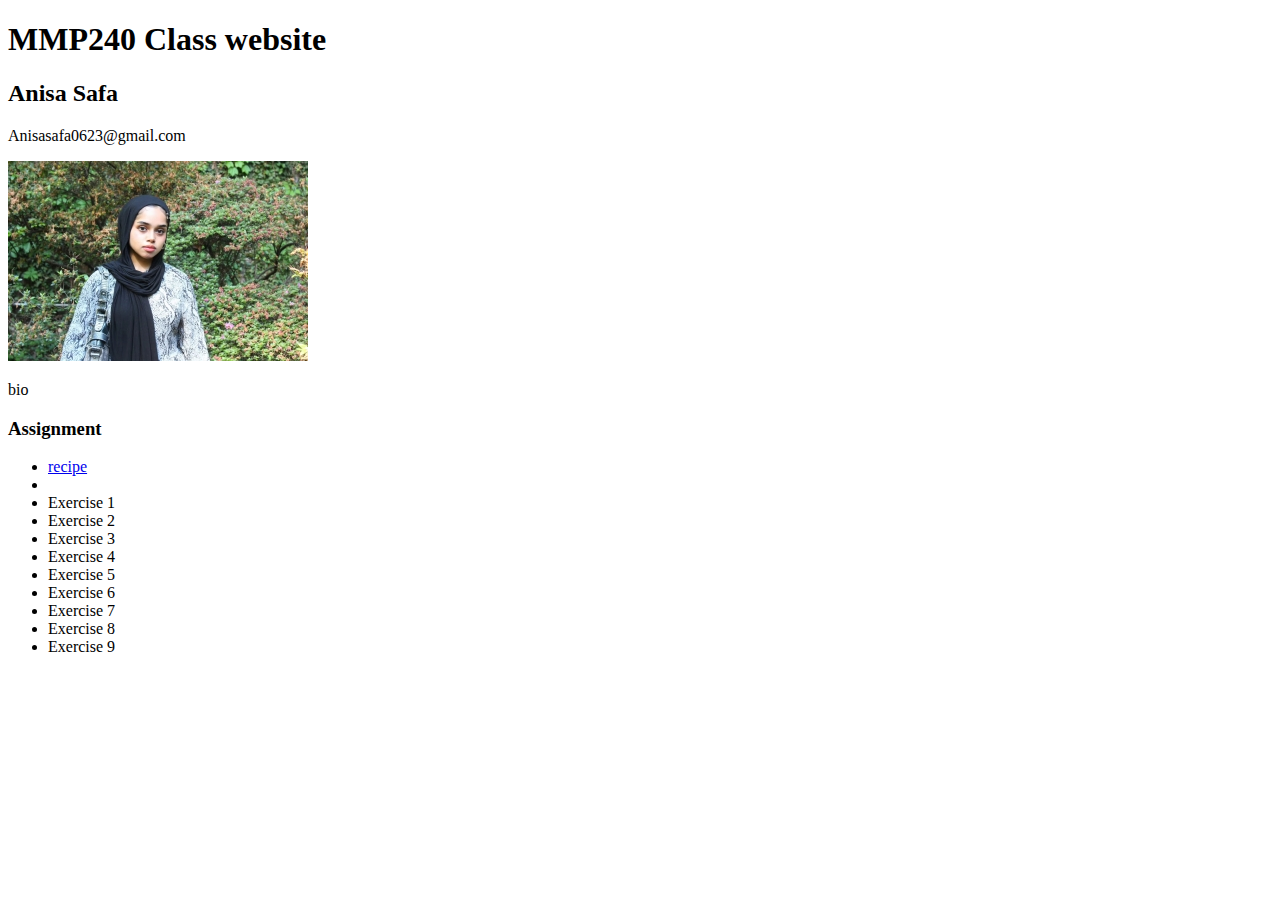
<file: index.html>
<!DOCTYPE html>
<html lang="en">
<head>
    <meta charset="UTF-8">
    <meta name="viewport" content="width=device-width, initial-scale=1.0">
    <title>Document</title>
</head>
<body>
    <h1>MMP240 Class website </h1>

<h2>Anisa Safa</h2>
<p>Anisasafa0623@gmail.com</p>

<img src="headshot.jpg" alt="">

<p>bio</p>

<h3>Assignment</h3> 
<ul>
    <li><a href="recipe/recipe.html">recipe</a></li>
    <li><a href="exercise2/exercise2.html"></a></li>
<li>Exercise 1</li>
<li>Exercise 2</li>
<li>Exercise 3</li>
<li>Exercise 4</li>
<li>Exercise 5</li>
<li>Exercise 6</li>
<li>Exercise 7</li>
<li>Exercise 8</li>
<li>Exercise 9</li>

</ul>
</body>
</html>
</file>
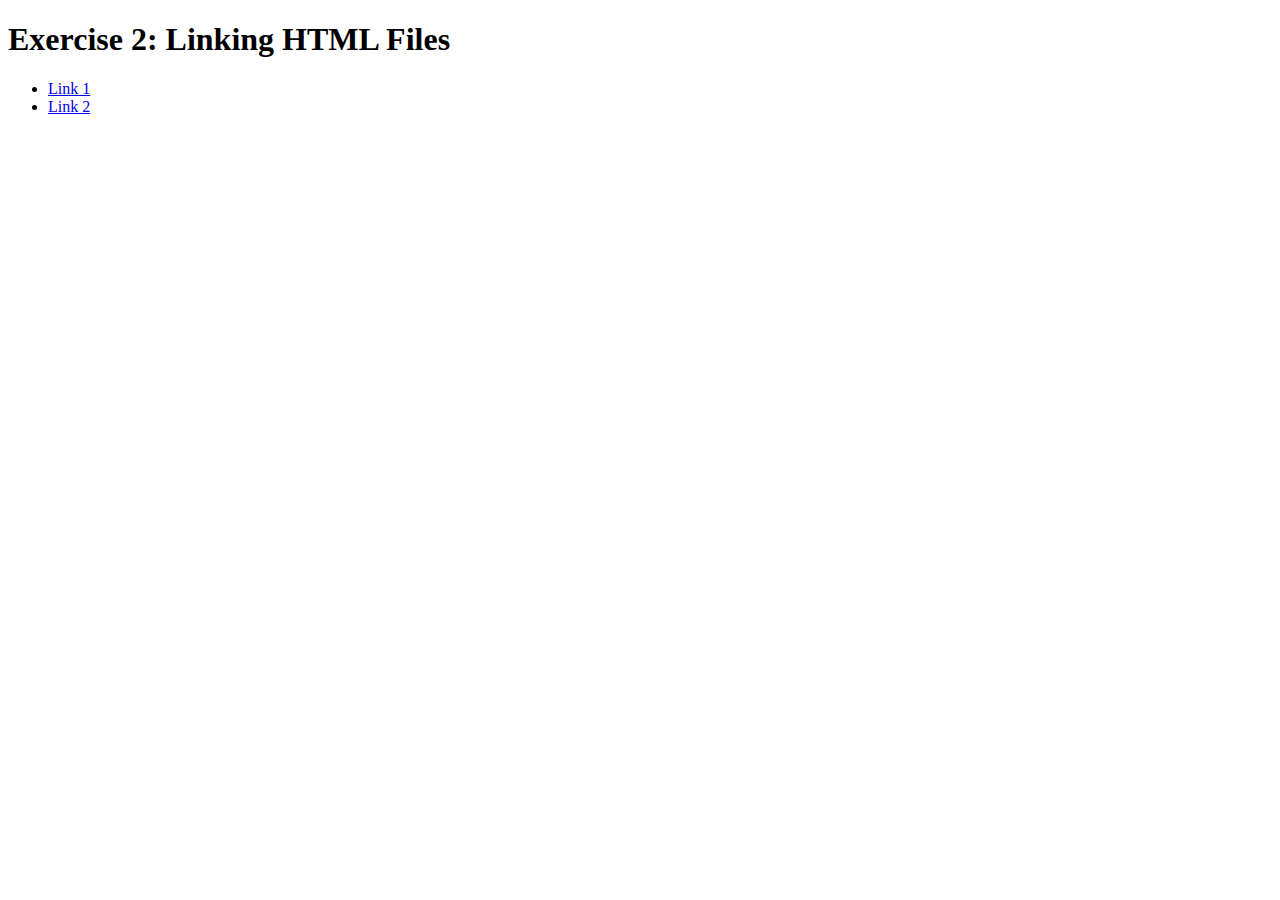
<file: exercise2/exercise2.html>
<!DOCTYPE html>
<html>
  <head>
    <meta charset="utf-8">
    <title>Exercise 2: Linking HTML Files</title>
  </head>
  <body>
    <h1>Exercise 2: Linking HTML Files</h1>
    <ul>
      <li><a href="Links/link1.html">Link 1</a></li>
      <li><a href="Links/link2.html">Link 2</a></li>
    </ul>
  </body>
</html>
</file>
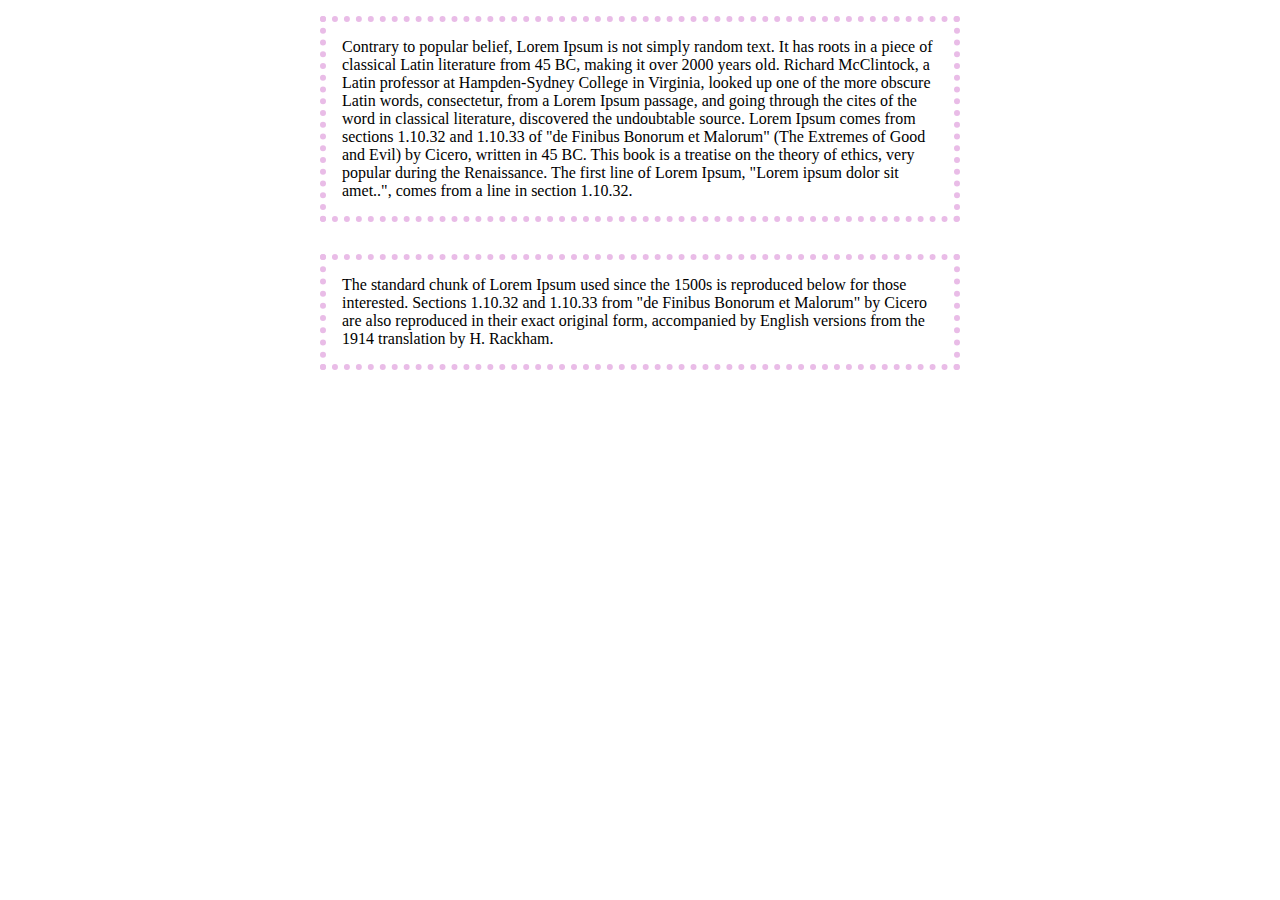
<file: exercise3/exercise3.html>
<!DOCTYPE html>
<html>
  <head>
    <meta charset="utf-8">
    <title>Exercise 3</title>
    <style>
    body {
        width: 640px;
        margin-left: auto;
        margin-right: auto;
      }
      
      
      p {
        border: 6px dotted #e9bce7; 
        padding: 1em; 
        margin-bottom: 2em; 
      }
      
    </style>

  </head>
  <body>
    <p>
      Contrary to popular belief, Lorem Ipsum is not simply random text. It has roots in a piece of classical Latin literature from 45 BC, making it over 2000 years old. Richard McClintock, a Latin professor at Hampden-Sydney College in Virginia, looked up one of the more obscure Latin words, consectetur, from a Lorem Ipsum passage, and going through the cites of the word in classical literature, discovered the undoubtable source. Lorem Ipsum comes from sections 1.10.32 and 1.10.33 of "de Finibus Bonorum et Malorum" (The Extremes of Good and Evil) by Cicero, written in 45 BC. This book is a treatise on the theory of ethics, very popular during the Renaissance. The first line of Lorem Ipsum, "Lorem ipsum dolor sit amet..", comes from a line in section 1.10.32.
    </p>
    <p>
      The standard chunk of Lorem Ipsum used since the 1500s is reproduced below for those interested. Sections 1.10.32 and 1.10.33 from "de Finibus Bonorum et Malorum" by Cicero are also reproduced in their exact original form, accompanied by English versions from the 1914 translation by H. Rackham.
    </p>
  </body>
</html>
</file>
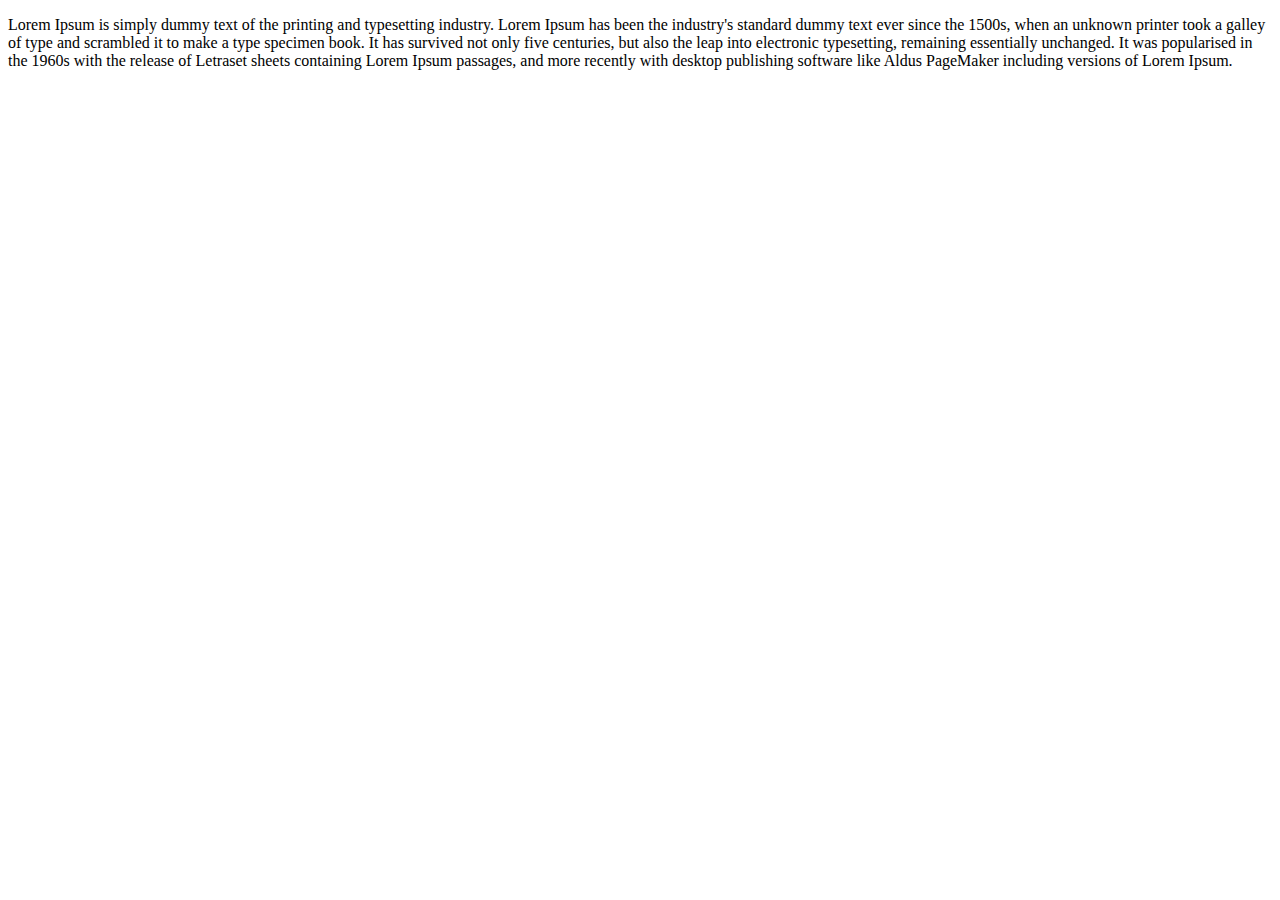
<file: exercise4/exercise4.html>
<!DOCTYPE html>
<html>
  <head>
    <meta charset="utf-8">
    <title>Exercise 4</title>

    <style>
    /* Type CSS code here */

    </style>

  </head>
  <body>
    <div class="content">
      <p>Lorem Ipsum is simply dummy text of the printing and typesetting industry. Lorem Ipsum has been the industry's standard dummy text ever since the 1500s, when an unknown printer took a galley of type and scrambled it to make a type specimen book. It has survived not only five centuries, but also the leap into electronic typesetting, remaining essentially unchanged. It was popularised in the 1960s with the release of Letraset sheets containing Lorem Ipsum passages, and more recently with desktop publishing software like Aldus PageMaker including versions of Lorem Ipsum.</p>
    </div>
  </body>
</html>
</file>
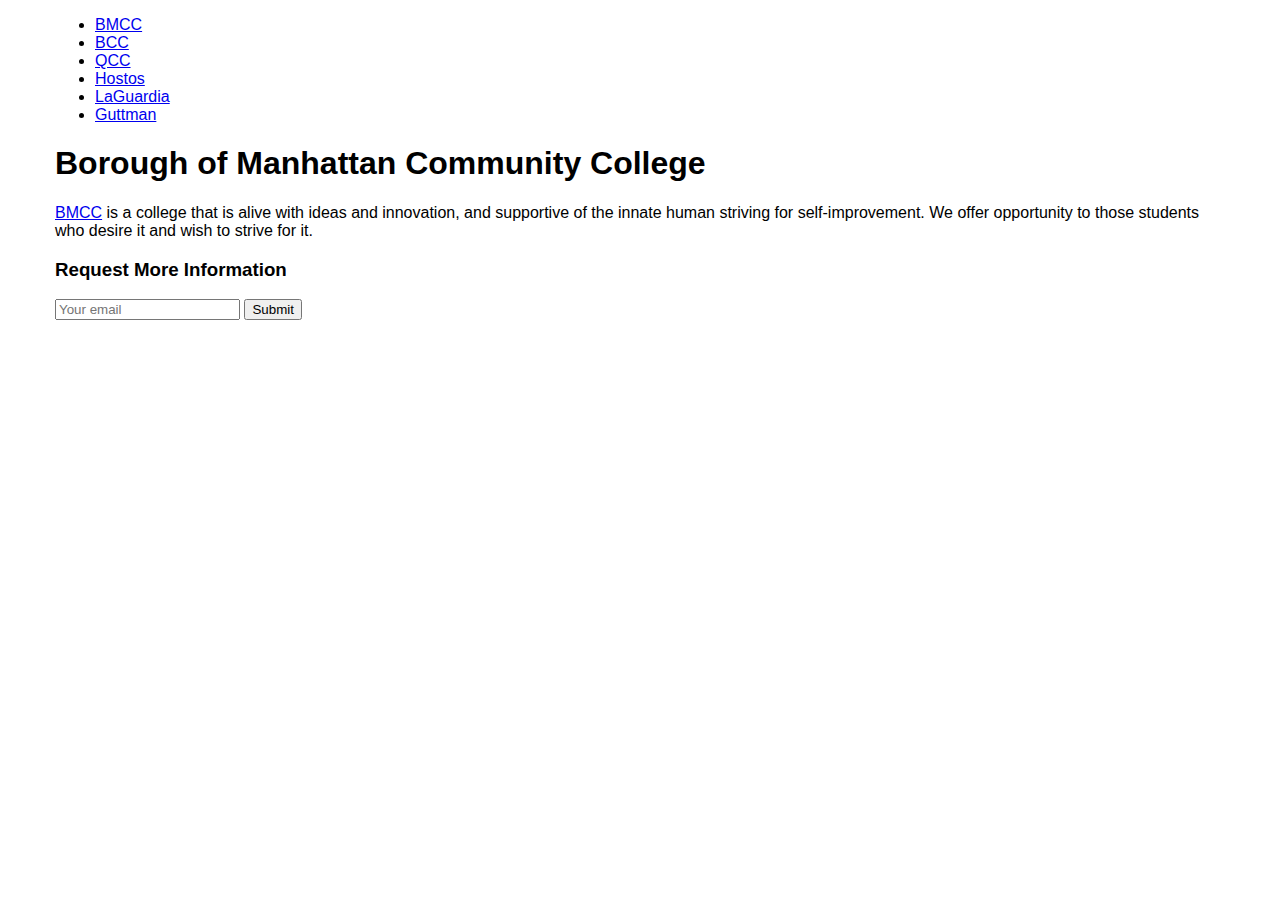
<file: exercise5/exercise5.html>
<!DOCTYPE html>
<html>
  <head>
    <meta charset="utf-8">
    <title>Exercise 5</title>

    <style>

    #wrapper{
      max-width:1170px;
      margin:0 auto;
      font-family: sans-serif;
    }
      
 /* Add CSS code here */

    </style>

  </head>
  <body>
    <div id="wrapper">
      <nav>
        <ul>
          <li><a href="#">BMCC</a></li>
          <li><a href="#">BCC</a></li>
          <li><a href="#">QCC</a></li>
          <li><a href="#">Hostos</a></li>
          <li><a href="#">LaGuardia</a></li>
          <li><a href="#">Guttman</a></li>
        </ul>
      </nav>
      <div class="content">
        <h1>Borough of Manhattan Community College</h1>
        <p><a href="https://www.bmcc.cuny.edu/">BMCC</a> is a college that is alive with ideas and innovation, and supportive of the innate human striving for self-improvement. We offer opportunity to those students who desire it and wish to strive for it.</p>
        <h3>Request More Information</h3>
        <form action="#" method="get">
        <input type="text" id="emailbox" name="emailbox" placeholder="Your email">
        <button>Submit</button>
          </form>
      </div> <!-- .content -->
    </div> <!-- #wrapper -->
  </body>
</html>
</file>
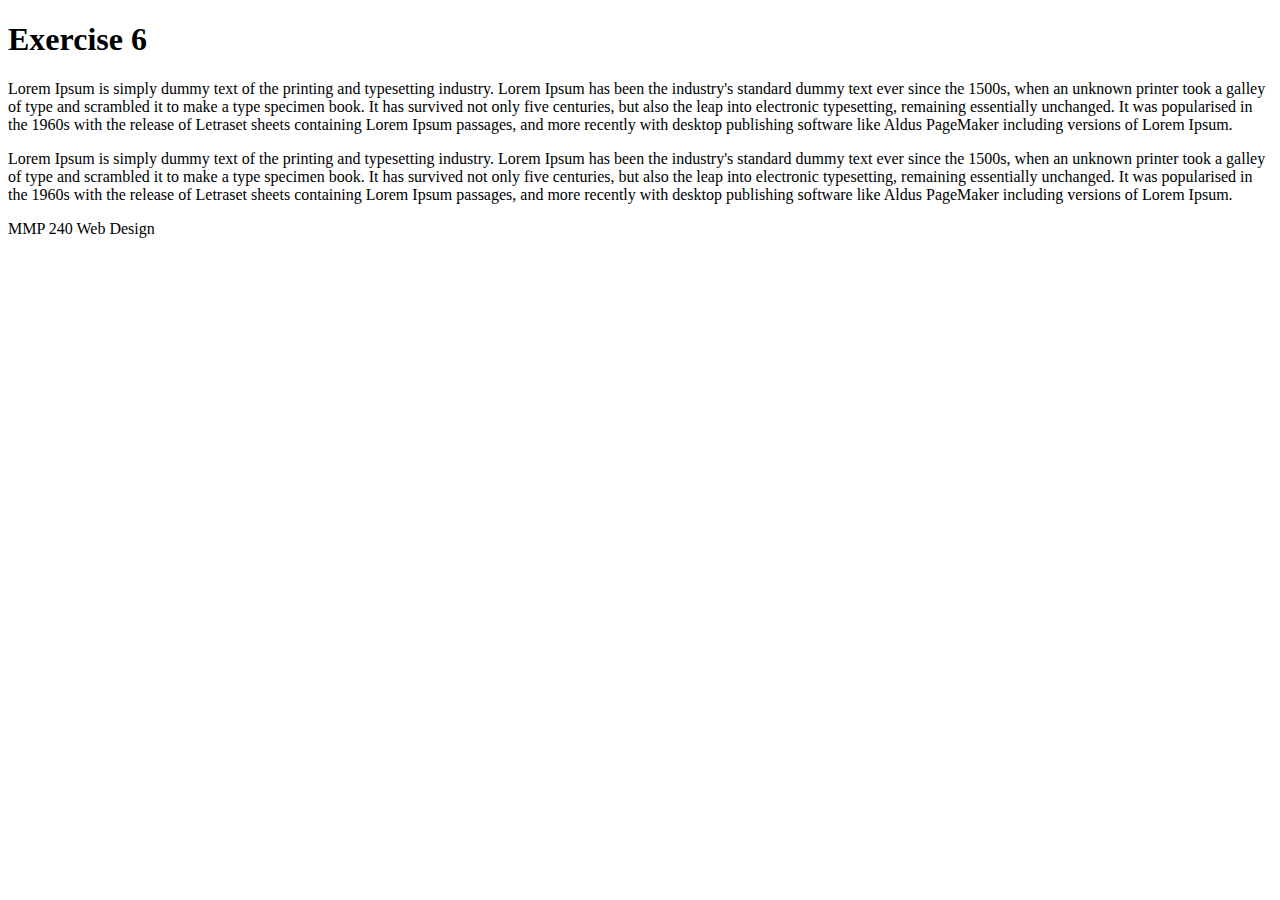
<file: exercise6/exercise6.html>
<!DOCTYPE html>
<html>
  <head>
    <meta charset="utf-8">
    <title>Exercise 6</title>

    <style>
    /* Type CSS code here */

    </style>

  </head>
  <body>
    <header>
      <h1>Exercise 6</h1>
    </header>
    <div class="content">
      <p class="col-left">Lorem Ipsum is simply dummy text of the printing and typesetting industry. Lorem Ipsum has been the industry's standard dummy text ever since the 1500s, when an unknown printer took a galley of type and scrambled it to make a type specimen book. It has survived not only five centuries, but also the leap into electronic typesetting, remaining essentially unchanged. It was popularised in the 1960s with the release of Letraset sheets containing Lorem Ipsum passages, and more recently with desktop publishing software like Aldus PageMaker including versions of Lorem Ipsum.</p>

      <p class="col-right">Lorem Ipsum is simply dummy text of the printing and typesetting industry. Lorem Ipsum has been the industry's standard dummy text ever since the 1500s, when an unknown printer took a galley of type and scrambled it to make a type specimen book. It has survived not only five centuries, but also the leap into electronic typesetting, remaining essentially unchanged. It was popularised in the 1960s with the release of Letraset sheets containing Lorem Ipsum passages, and more recently with desktop publishing software like Aldus PageMaker including versions of Lorem Ipsum.</p>

    </div>
    <footer>MMP 240 Web Design</footer>
  </body>
</html>
</file>
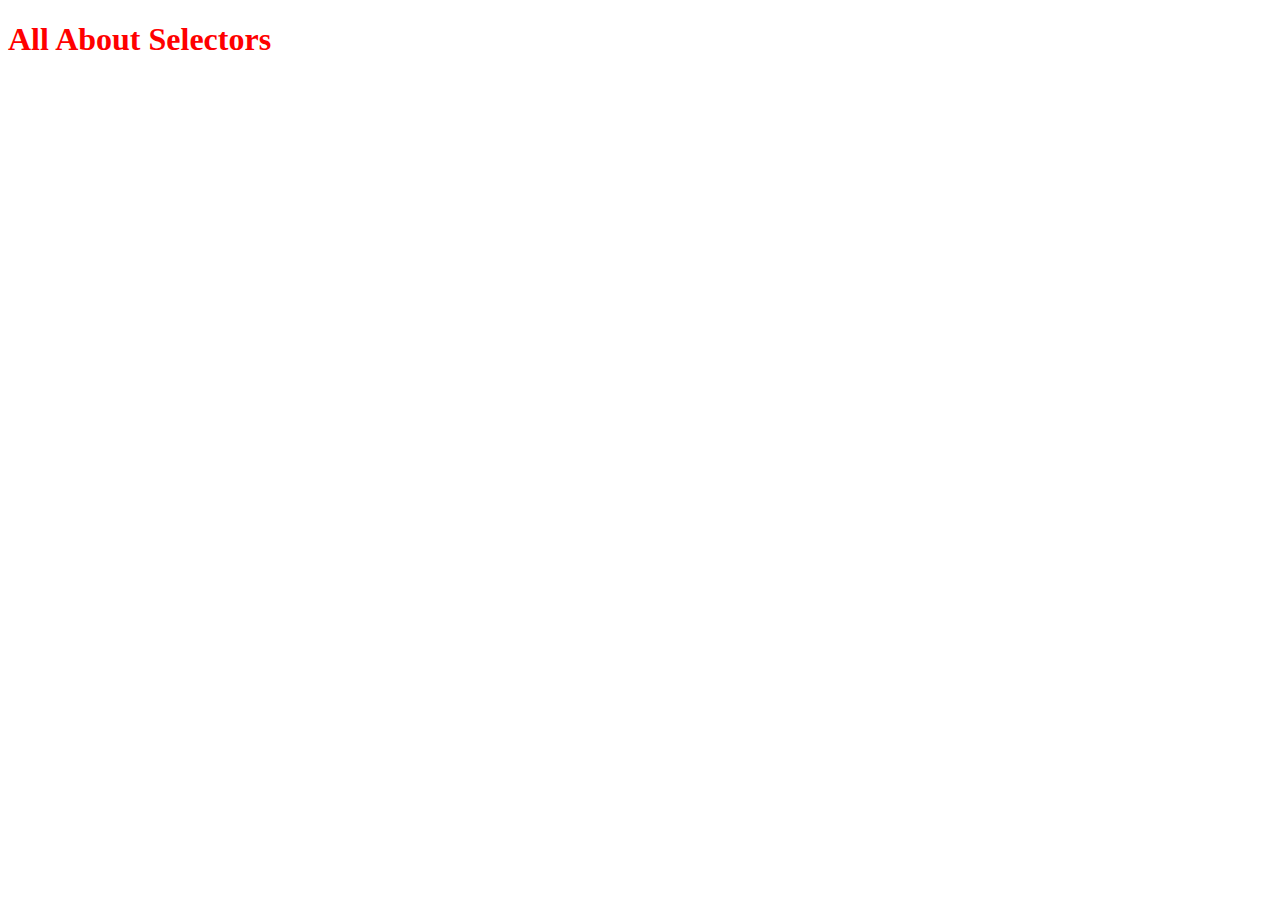
<file: quizzes/quiz1.html>
<!DOCTYPE html>
<html>
  <head>
    <meta charset="utf-8">
    <title>Quiz 1</title>

    <link rel="stylesheet" href="style.css">
    <style>
    /* Type CSS code here */

    </style>

  </head>
  <body>
    <header>
      <h1 id="site-title" class="main-title">All About Selectors</h1>
    </header>
  </body>
</html>
</file>
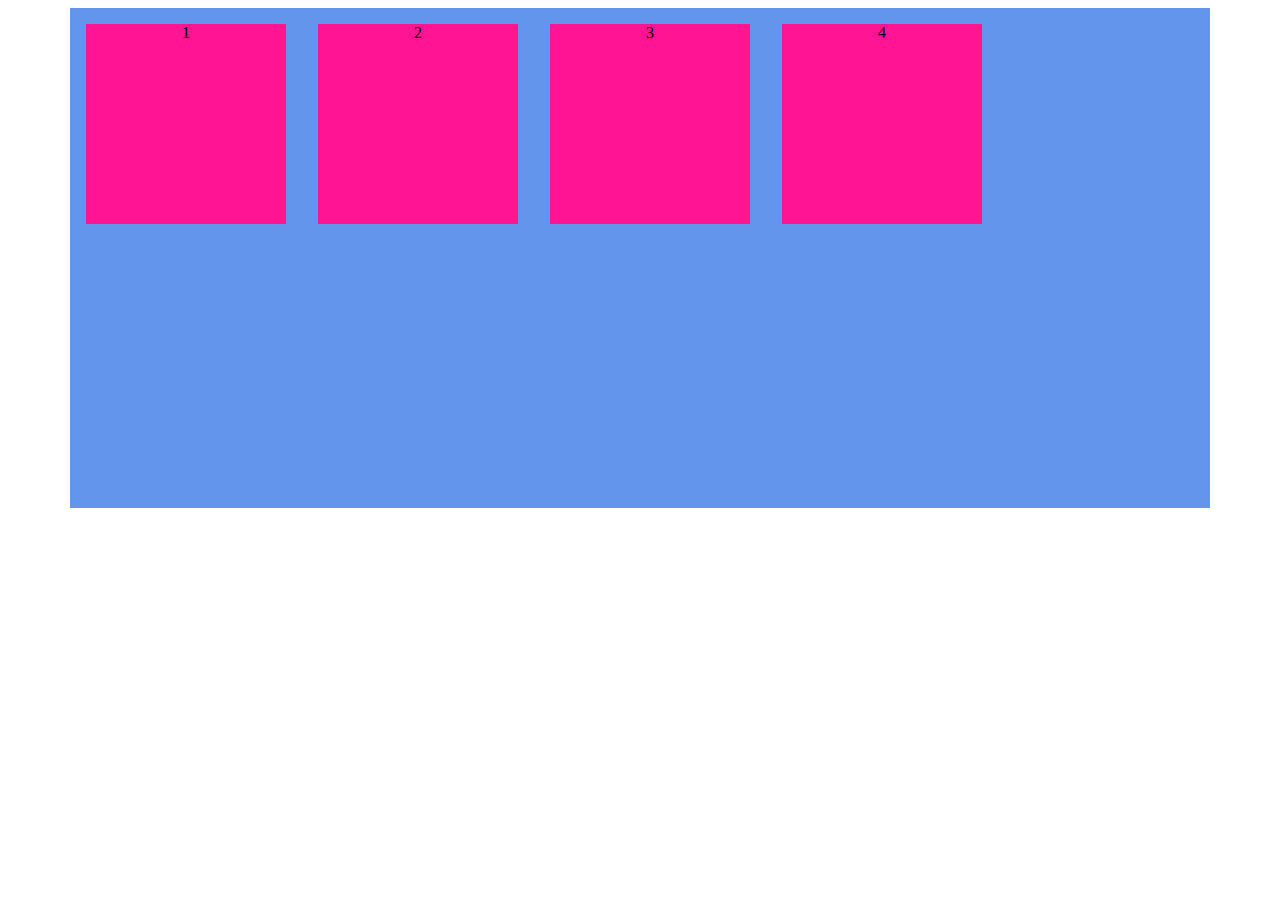
<file: quizzes/quiz2.html>
<!DOCTYPE html>
<html lang="en">
  <head>
    <meta charset="utf-8">
    <meta name="viewport" content="width=device-width, initial-scale=1.0">
    <title>Quiz 2</title>
    <link rel="stylesheet" href="style.css">
    
    <style>
      
        .container{
            max-width: 1140px;
            height:500px;
            margin-left:auto;
            margin-right:auto;
            display:flex;
            flex-direction:row;
            background-color:cornflowerblue;
        }

        .box{
            width:200px;
            height:200px;
            background-color: deeppink;
            margin:16px;
            text-align:center;
        }

        .jump{
            
        }
      
      
    </style>

  </head>
  <body>
      <div class="container">
        <div class="box">1</div>
        <div class="box">2</div>
        <div class="box jump">3</div>
        <div class="box">4</div>
    </div>
  </body>
</html>
</file>
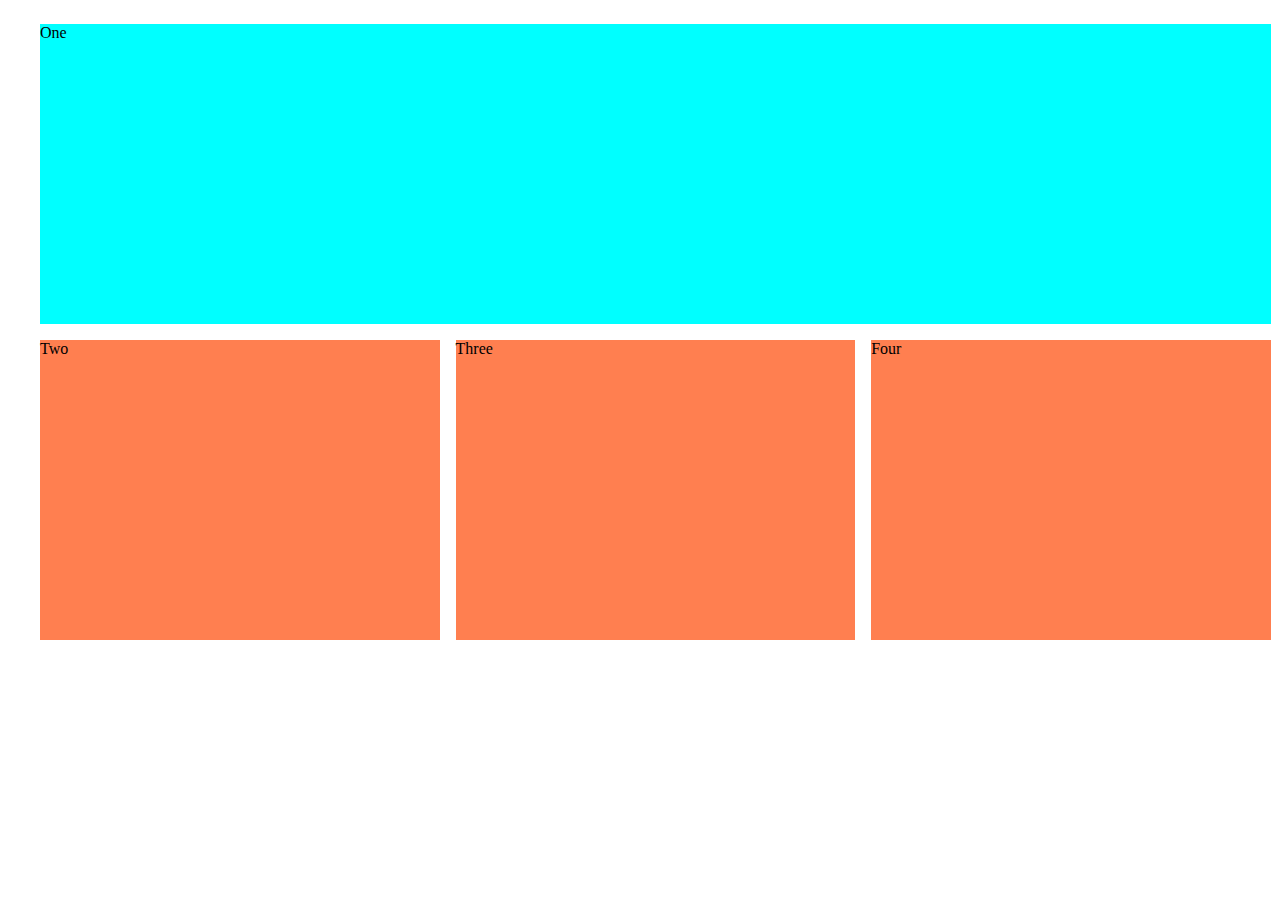
<file: quizzes/quiz3.html>
<!DOCTYPE html>
<html lang="en">
  <head>
    <meta charset="utf-8">
    <meta name="viewport" content="width=device-width, initial-scale=1.0">
    <title>Quiz 3</title>
    <style>

        #wrapper{
            max-width: 1200px;
            margin-left:auto;
            margin-right:auto;
            padding:16px;
        }

        .layout{
            display:grid;
            grid-template-rows: 300px 300px;
            grid-template-columns: 33.3% 33.3% 33.3%;
            grid-column-gap: 16px;
            grid-row-gap:16px;
        }

        .one{
            background-color: aqua;
            grid-column-start: 1;
            grid-column-end: 4;
        }

        .two, .three, .four{
            background-color:coral;
        }

      </style>

  </head>
  <body>
      <div id="wrapper">
          <div class="layout">
              <div class="one">
                  One
              </div>
              <div class="two">
                  Two
              </div>
              <div class="three">
                  Three
              </div>
              <div class="four">
                  Four
              </div>
          </div>
    </div>
  </body>
</html>
</file>
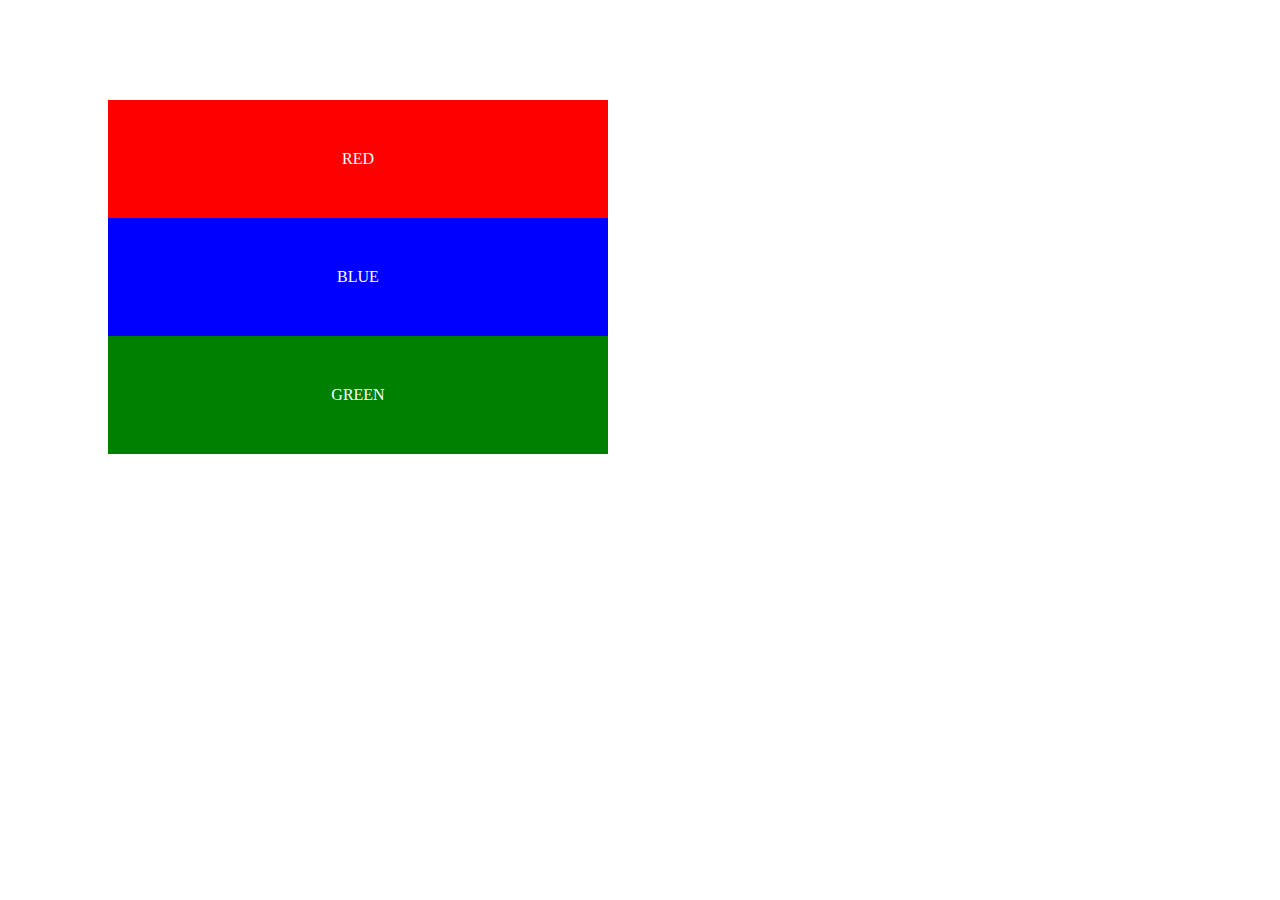
<file: quizzes/quiz4.html>
<!DOCTYPE html>
<html lang="en">
  <head>
    <meta charset="utf-8">
    <meta name="viewport" content="width=device-width, initial-scale=1.0">
    <title>Quiz 4</title>

    <style>
      .colorboxes{
        margin:100px;
        width:500px;
      }
      .box{
        padding:50px;
        color:white;
        text-align:center;
      }
      .redbox{
        background-color:red;
      }
      .bluebox{
        background-color:blue;
      }
      .greenbox{
        background-color:green;
      }
      </style>

  </head>
  <body>
    <div class="colorboxes">
      <div class="box redbox">RED</div>
      <div class="box bluebox">BLUE</div>
      <div class="box greenbox">GREEN</div>
    </div>
  </body>
</html>
</file>
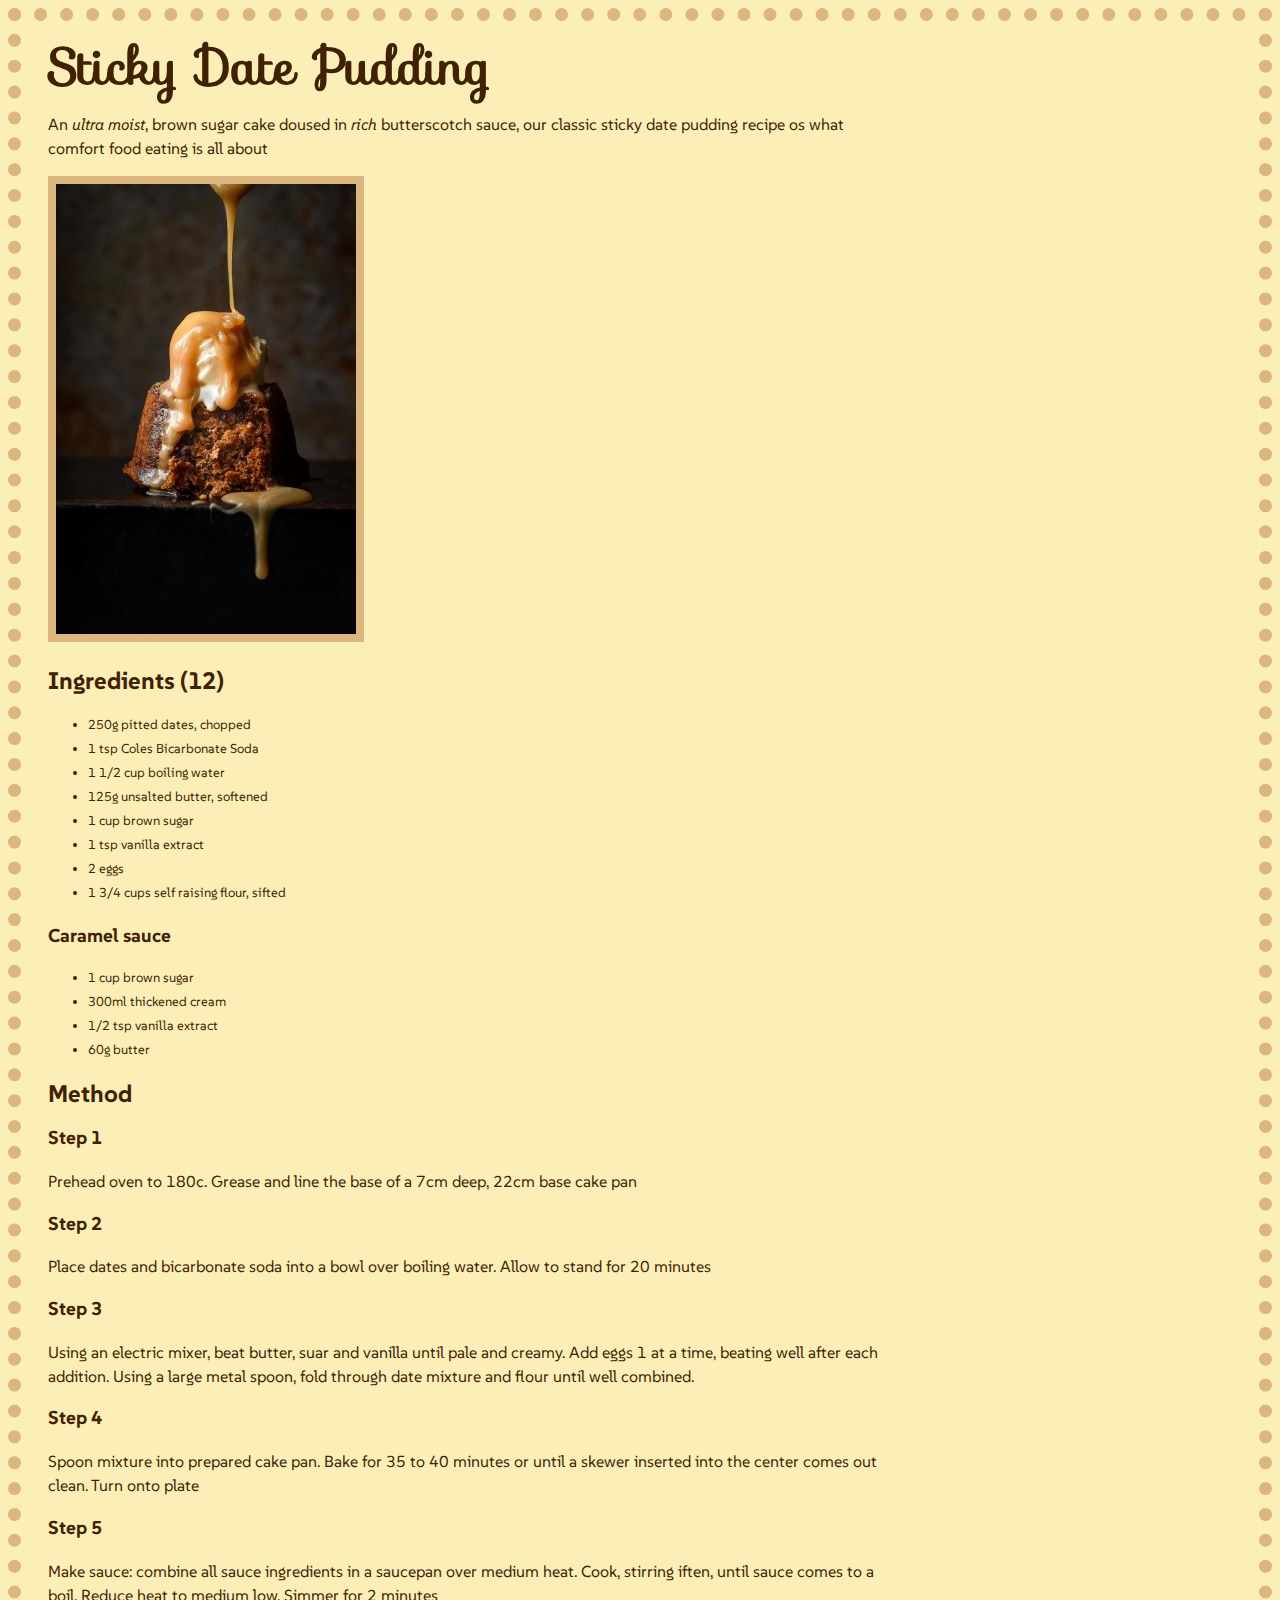
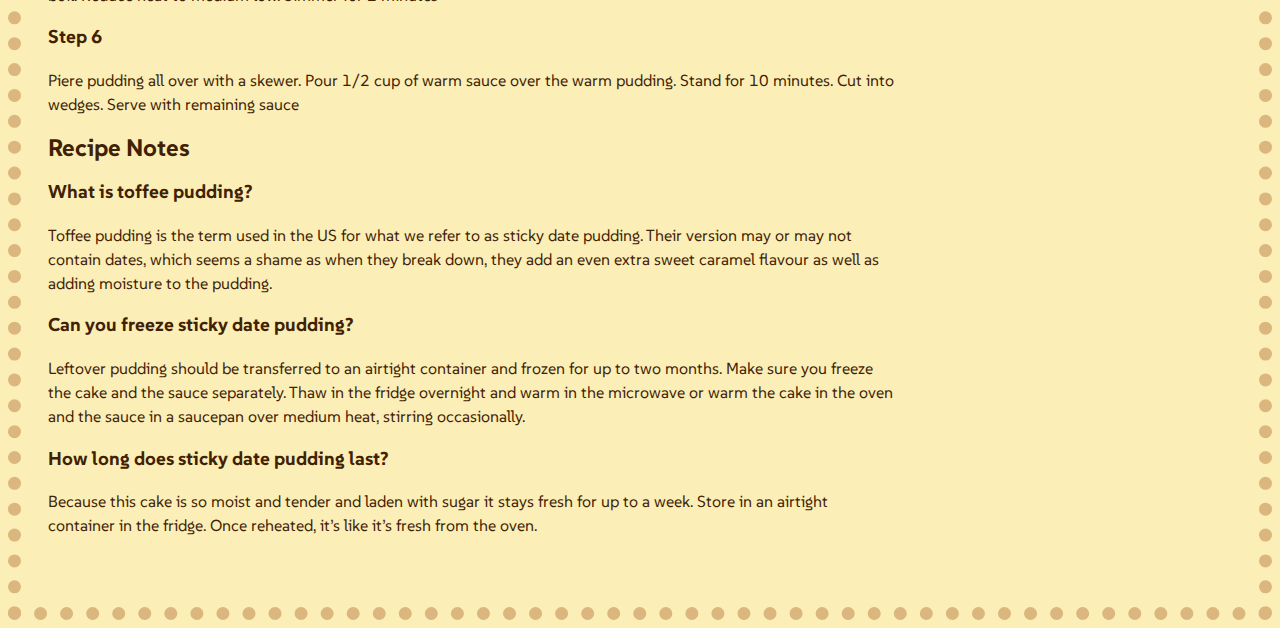
<file: recipe/recipe.html>
<!DOCTYPE html>
<html lang="en">
<head>
    <style>
        @import url('https://fonts.googleapis.com/css2?family=Sofia&display=swap');
            @import url('https://fonts.googleapis.com/css2?family=SUSE:wght@100..800&display=swap');
            </style>
        
    <meta charset="UTF-8">
    <meta name="viewport" content="width=device-width, initial-scale=1.0">
    <title>Sticky Date Pudding
    </title>
    <link rel="stylesheet" href="style.css">
</head>
<body>
    <h1>Sticky Date Pudding</h1>
    <p>An <em>ultra moist</em>, brown sugar cake doused in <em>rich</em> butterscotch sauce, our classic sticky date pudding recipe os what comfort food eating is all about</p>
    
    <img src="pudding.jpg" alt="pudding">


    <h2>Ingredients (12)</h2>
<ul>

    <li>250g pitted dates, chopped</li>
    <li>1 tsp Coles Bicarbonate Soda</li>
    <li>1 1/2 cup boiling water</li>
    <li>125g unsalted butter, softened</li>
    <li>1 cup brown sugar</li>
    <li>1 tsp vanilla extract</li>
    <li>2 eggs</li>
    <li>1 3/4 cups self raising flour, sifted</li>
</ul>
    
    <h3>Caramel sauce</h3>
<ul>
    <li>1 cup brown sugar</li>
    <li>300ml thickened cream</li>
    <li>1/2 tsp vanilla extract</li>
     <li>60g butter</li>
</ul>
    
<h2>Method</h2>

<h3>Step 1</h3>
<p>Prehead oven to 180c. Grease and line the base of a 7cm deep, 22cm base cake pan</p>

<h3>Step 2</h3>
<p>Place dates and bicarbonate soda into a bowl over boiling water. Allow to stand for 20 minutes</p>

<h3>Step 3</h3>
<p>Using an electric mixer, beat butter, suar and vanilla until pale and creamy. Add eggs 1 at a time, beating well after each addition. Using a large metal spoon, fold through date mixture and flour until well combined.</p>

<h3>Step 4</h3>
<p>Spoon mixture into prepared cake pan. Bake for 35 to 40 minutes or until a skewer inserted into the center comes out clean. Turn onto plate</p>

<h3>Step 5</h3>
<p>Make sauce: combine all sauce ingredients in a saucepan over medium heat. Cook, stirring iften, until sauce comes to a boil. Reduce heat to medium low. Simmer for 2 minutes</p>

<h3>Step 6</h3>
<p>Piere pudding all over with a skewer. Pour 1/2 cup of warm sauce over the warm pudding. Stand for 10 minutes. Cut into wedges. Serve with remaining sauce</p>

<h2>Recipe Notes</h2>


<h3>What is toffee pudding?</h3>
<p>Toffee pudding is the term used in the US for what we refer to as sticky date pudding. Their version may or may not contain dates, which seems a shame as when they break down, they add an even extra sweet caramel flavour as well as adding moisture to the pudding. </p>

<h3>Can you freeze sticky date pudding?</h3>
<p>Leftover pudding should be transferred to an airtight container and frozen for up to two months. Make sure you freeze the cake and the sauce separately. Thaw in the fridge overnight and warm in the microwave or warm the cake in the oven and the sauce in a saucepan over medium heat, stirring occasionally. </p>

<h3>How long does sticky date pudding last?</h3>

<p>Because this cake is so moist and tender and laden with sugar it stays fresh for up to a week. Store in an airtight container in the fridge. Once reheated, it’s like it’s fresh from the oven.</p>


</body>
</html>
</file>
<file: quizzes/style.css>
h1{
    color: red;
}

h1 em{
    color: red;
}

#site-title {
    color: red;}


 .main-title{
     color: red;
}
</file>
<file: recipe/style.css>
img{
    border: solid, 8px,  rgb(219, 182, 127);
}

body {background-color: rgb(251, 238, 182);
    border-style: dotted;
    border-width: 10pt;
border-color: rgb(219, 182, 127);
padding-left: 20pt;
padding-right: 60pt;
padding-bottom: 40pt;
line-height: 1.5em;

}
ul{

font-size: 13px;

}
p{

    width: 75%
}

h2,h3,ul,p{ 
    font-family:suse ;
    color:rgb(65, 33, 4)

}

h1{
    font-family: sofia;
    font-size:50px;
    color:rgb(65, 33, 4)
}
</file>
